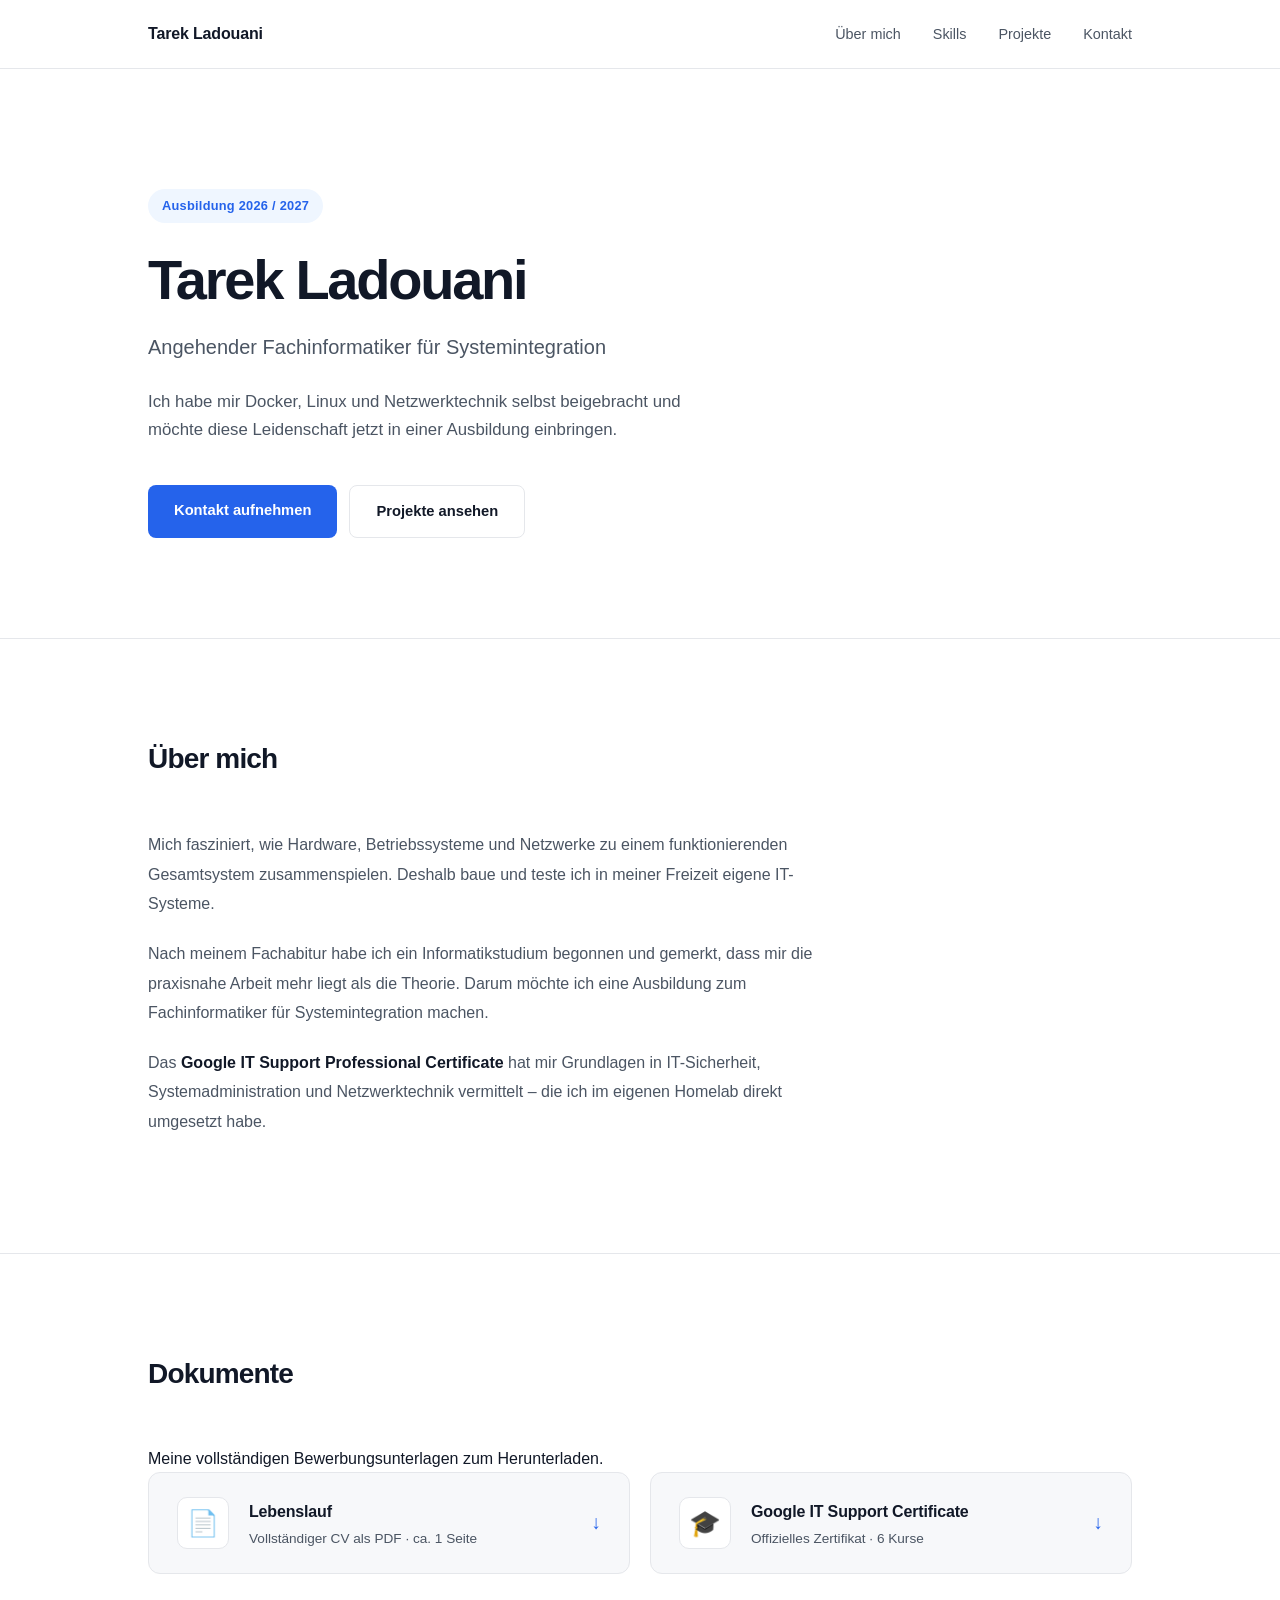
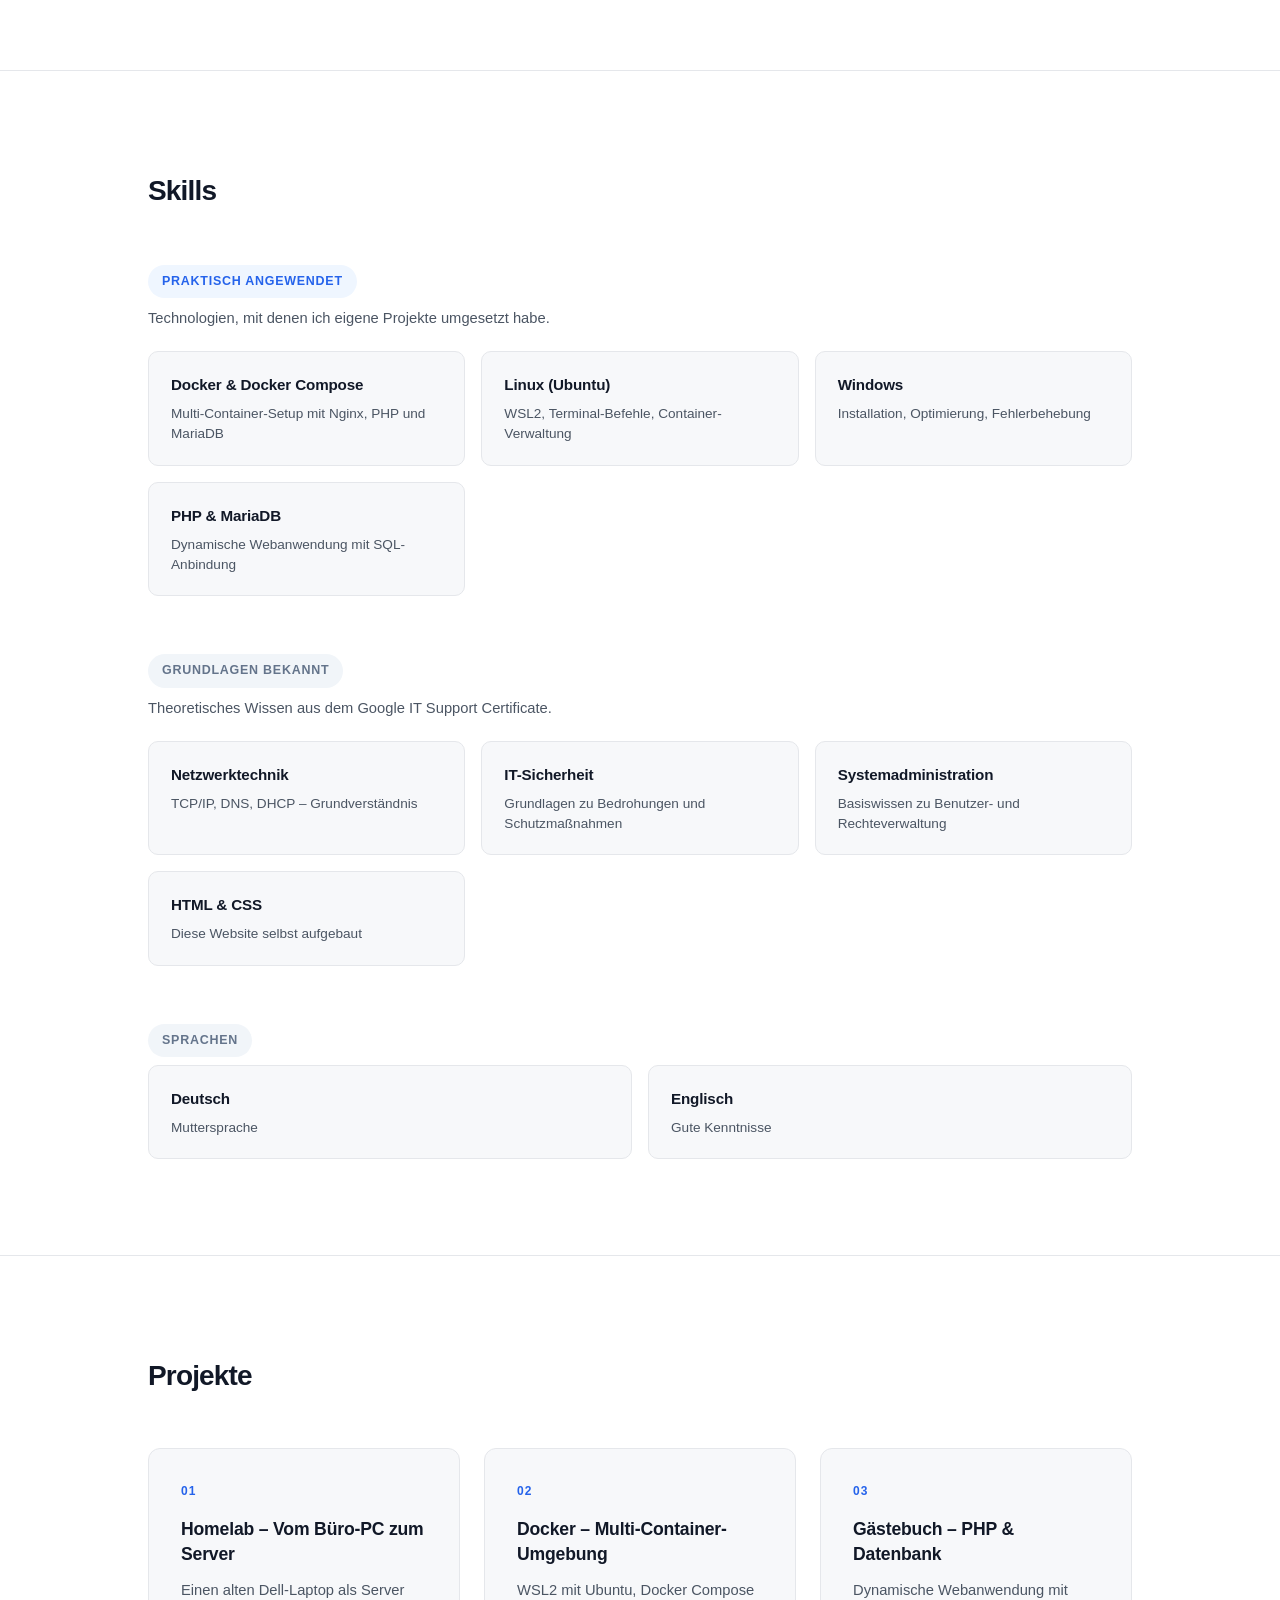
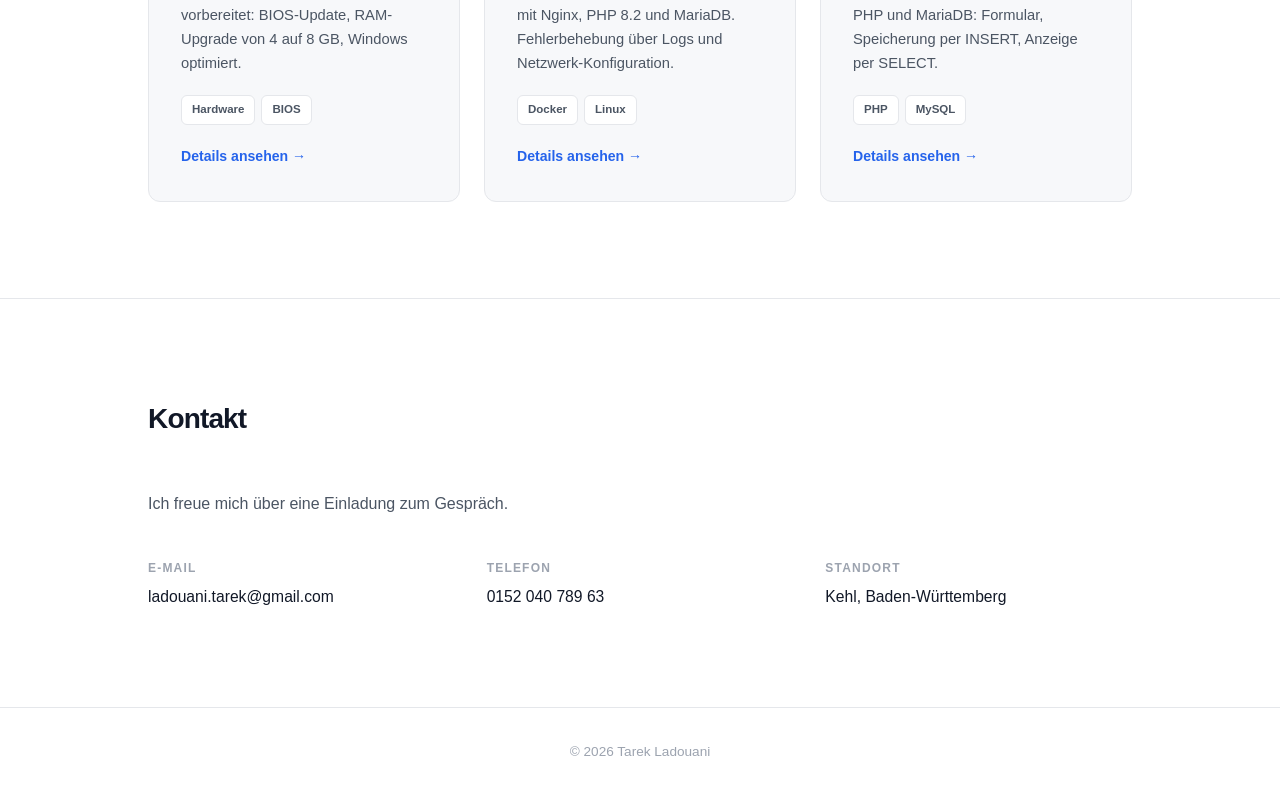
<file: index.html>
<!DOCTYPE html>
<html lang="de">
<head>
    <meta charset="UTF-8" />
    <meta name="viewport" content="width=device-width, initial-scale=1.0" />
    <title>Tarek Ladouani – Bewerbungsportal</title>
    <link rel="stylesheet" href="style.css" />
</head>
<body>

    <!-- Navigation -->
    <nav>
        <div class="container">
            <a href="#" class="logo">Tarek Ladouani</a>
            <ul class="nav-links">
                <li><a href="#about">Über mich</a></li>
                <li><a href="#skills">Skills</a></li>
                <li><a href="#projects">Projekte</a></li>
                <li><a href="#contact">Kontakt</a></li>
            </ul>
        </div>
    </nav>

    <!-- Hero -->
    <header id="hero">
        <div class="container">
            <p class="eyebrow">Ausbildung 2026 / 2027</p>
            <h1>Tarek Ladouani</h1>
            <p class="role">Angehender Fachinformatiker für Systemintegration</p>
            <p class="intro">
                Ich habe mir Docker, Linux und Netzwerktechnik selbst beigebracht
                und möchte diese Leidenschaft jetzt in einer Ausbildung einbringen.
            </p>
            <div class="hero-actions">
                <a href="#contact" class="btn btn-primary">Kontakt aufnehmen</a>
                <a href="#projects" class="btn btn-secondary">Projekte ansehen</a>
            </div>
        </div>
    </header>

        <!-- Über mich -->
    <section id="about">
        <div class="container">
            <h2>Über mich</h2>
            <div class="about-content">
                <p>
                    Mich fasziniert, wie Hardware, Betriebssysteme und Netzwerke zu einem 
                    funktionierenden Gesamtsystem zusammenspielen. Deshalb baue und teste ich 
                    in meiner Freizeit eigene IT-Systeme.
                </p>
                <p>
                    Nach meinem Fachabitur habe ich ein Informatikstudium begonnen und gemerkt, 
                    dass mir die praxisnahe Arbeit mehr liegt als die Theorie. Darum möchte ich 
                    eine Ausbildung zum Fachinformatiker für Systemintegration machen.
                </p>
                <p>
                    Das <strong>Google IT Support Professional Certificate</strong> hat mir 
                    Grundlagen in IT-Sicherheit, Systemadministration und Netzwerktechnik 
                    vermittelt – die ich im eigenen Homelab direkt umgesetzt habe.
                </p>
            </div>
        </div>
    </section>
    <!-- Downloads -->
    <section id="downloads">
        <div class="container">
            <h2>Dokumente</h2>
            <p class="section-subtitle">
                Meine vollständigen Bewerbungsunterlagen zum Herunterladen.
            </p>

            <div class="downloads-grid">

                <a href="Ladouani_Tarek__Lebenslauf.pdf" download class="download-card">
                    <div class="download-icon">📄</div>
                    <div class="download-content">
                        <h3>Lebenslauf</h3>
                        <p>Vollständiger CV als PDF · ca. 1 Seite</p>
                    </div>
                    <div class="download-action">↓</div>
                </a>

                <a href="Google Support Zertifikat.pdf" download class="download-card">
                    <div class="download-icon">🎓</div>
                    <div class="download-content">
                        <h3>Google IT Support Certificate</h3>
                        <p>Offizielles Zertifikat · 6 Kurse</p>
                    </div>
                    <div class="download-action">↓</div>
                </a>

            </div>
        </div>
    </section>
    <!-- Skills -->
    <section id="skills">
        <div class="container">
            <h2>Skills</h2>

            <div class="skill-tier">
                <h3 class="tier-title">
                    <span class="tier-badge tier-primary">Praktisch angewendet</span>
                </h3>
                <p class="tier-desc">Technologien, mit denen ich eigene Projekte umgesetzt habe.</p>
                <div class="skills-grid">
                    <div class="skill-card">
                        <h4>Docker &amp; Docker Compose</h4>
                        <p>Multi-Container-Setup mit Nginx, PHP und MariaDB</p>
                    </div>
                    <div class="skill-card">
                        <h4>Linux (Ubuntu)</h4>
                        <p>WSL2, Terminal-Befehle, Container-Verwaltung</p>
                    </div>
                    <div class="skill-card">
                        <h4>Windows</h4>
                        <p>Installation, Optimierung, Fehlerbehebung</p>
                    </div>
                    <div class="skill-card">
                        <h4>PHP &amp; MariaDB</h4>
                        <p>Dynamische Webanwendung mit SQL-Anbindung</p>
                    </div>
                </div>
            </div>

            <div class="skill-tier">
                <h3 class="tier-title">
                    <span class="tier-badge tier-secondary">Grundlagen bekannt</span>
                </h3>
                <p class="tier-desc">Theoretisches Wissen aus dem Google IT Support Certificate.</p>
                <div class="skills-grid">
                    <div class="skill-card">
                        <h4>Netzwerktechnik</h4>
                        <p>TCP/IP, DNS, DHCP – Grundverständnis</p>
                    </div>
                    <div class="skill-card">
                        <h4>IT-Sicherheit</h4>
                        <p>Grundlagen zu Bedrohungen und Schutzmaßnahmen</p>
                    </div>
                    <div class="skill-card">
                        <h4>Systemadministration</h4>
                        <p>Basiswissen zu Benutzer- und Rechteverwaltung</p>
                    </div>
                    <div class="skill-card">
                        <h4>HTML &amp; CSS</h4>
                        <p>Diese Website selbst aufgebaut</p>
                    </div>
                </div>
            </div>

            <div class="skill-tier">
                <h3 class="tier-title">
                    <span class="tier-badge tier-neutral">Sprachen</span>
                </h3>
                <div class="skills-grid">
                    <div class="skill-card">
                        <h4>Deutsch</h4>
                        <p>Muttersprache</p>
                    </div>
                    <div class="skill-card">
                        <h4>Englisch</h4>
                        <p>Gute Kenntnisse</p>
                    </div>
                </div>
            </div>

        </div>
    </section>
    <!-- Projekte -->
    <section id="projects">
        <div class="container">
            <h2>Projekte</h2>
            <div class="projects-grid">

                <article class="project-card">
                    <span class="project-number">01</span>
                    <h3>Homelab – Vom Büro-PC zum Server</h3>
                    <p>
                        Einen alten Dell-Laptop als Server vorbereitet:
                        BIOS-Update, RAM-Upgrade von 4 auf 8 GB, Windows optimiert.
                    </p>
                    <div class="project-tags">
                        <span>Hardware</span>
                        <span>BIOS</span>
                    </div>
                    <a href="projects/homelab.html" class="link-arrow">Details ansehen →</a>
                </article>

                <article class="project-card">
                    <span class="project-number">02</span>
                    <h3>Docker – Multi-Container-Umgebung</h3>
                    <p>
                        WSL2 mit Ubuntu, Docker Compose mit Nginx, PHP 8.2 und MariaDB.
                        Fehlerbehebung über Logs und Netzwerk-Konfiguration.
                    </p>
                    <div class="project-tags">
                        <span>Docker</span>
                        <span>Linux</span>
                    </div>
                    <a href="projects/docker.html" class="link-arrow">Details ansehen →</a>
                </article>

                <article class="project-card">
                    <span class="project-number">03</span>
                    <h3>Gästebuch – PHP &amp; Datenbank</h3>
                    <p>
                        Dynamische Webanwendung mit PHP und MariaDB:
                        Formular, Speicherung per INSERT, Anzeige per SELECT.
                    </p>
                    <div class="project-tags">
                        <span>PHP</span>
                        <span>MySQL</span>
                    </div>
                    <a href="projects/guestbook.html" class="link-arrow">Details ansehen →</a>
                </article>

            </div>
        </div>
    </section>

    <!-- Kontakt -->
    <section id="contact">
        <div class="container">
            <h2>Kontakt</h2>
            <p class="contact-intro">
                Ich freue mich über eine Einladung zum Gespräch.
            </p>
            <div class="contact-grid">
                <div class="contact-item">
                    <span class="contact-label">E-Mail</span>
                    <a href="mailto:ladouani.tarek@gmail.com">ladouani.tarek@gmail.com</a>
                </div>
                <div class="contact-item">
                    <span class="contact-label">Telefon</span>
                    <a href="tel:+4915204078963">0152 040 789 63</a>
                </div>
                <div class="contact-item">
                    <span class="contact-label">Standort</span>
                    <p>Kehl, Baden-Württemberg</p>
                </div>
            </div>
        </div>
    </section>

    <!-- Footer -->
    <footer>
        <div class="container">
            <p>© <span id="year"></span> Tarek Ladouani</p>
        </div>
    </footer>

    <script src="script.js"></script>
    <!-- GoatCounter Tracking -->
    <script data-goatcounter="https://tarekladouani.goatcounter.com/count"
        async src="//gc.zgo.at/count.js"></script>
</body>
</html>
</file>
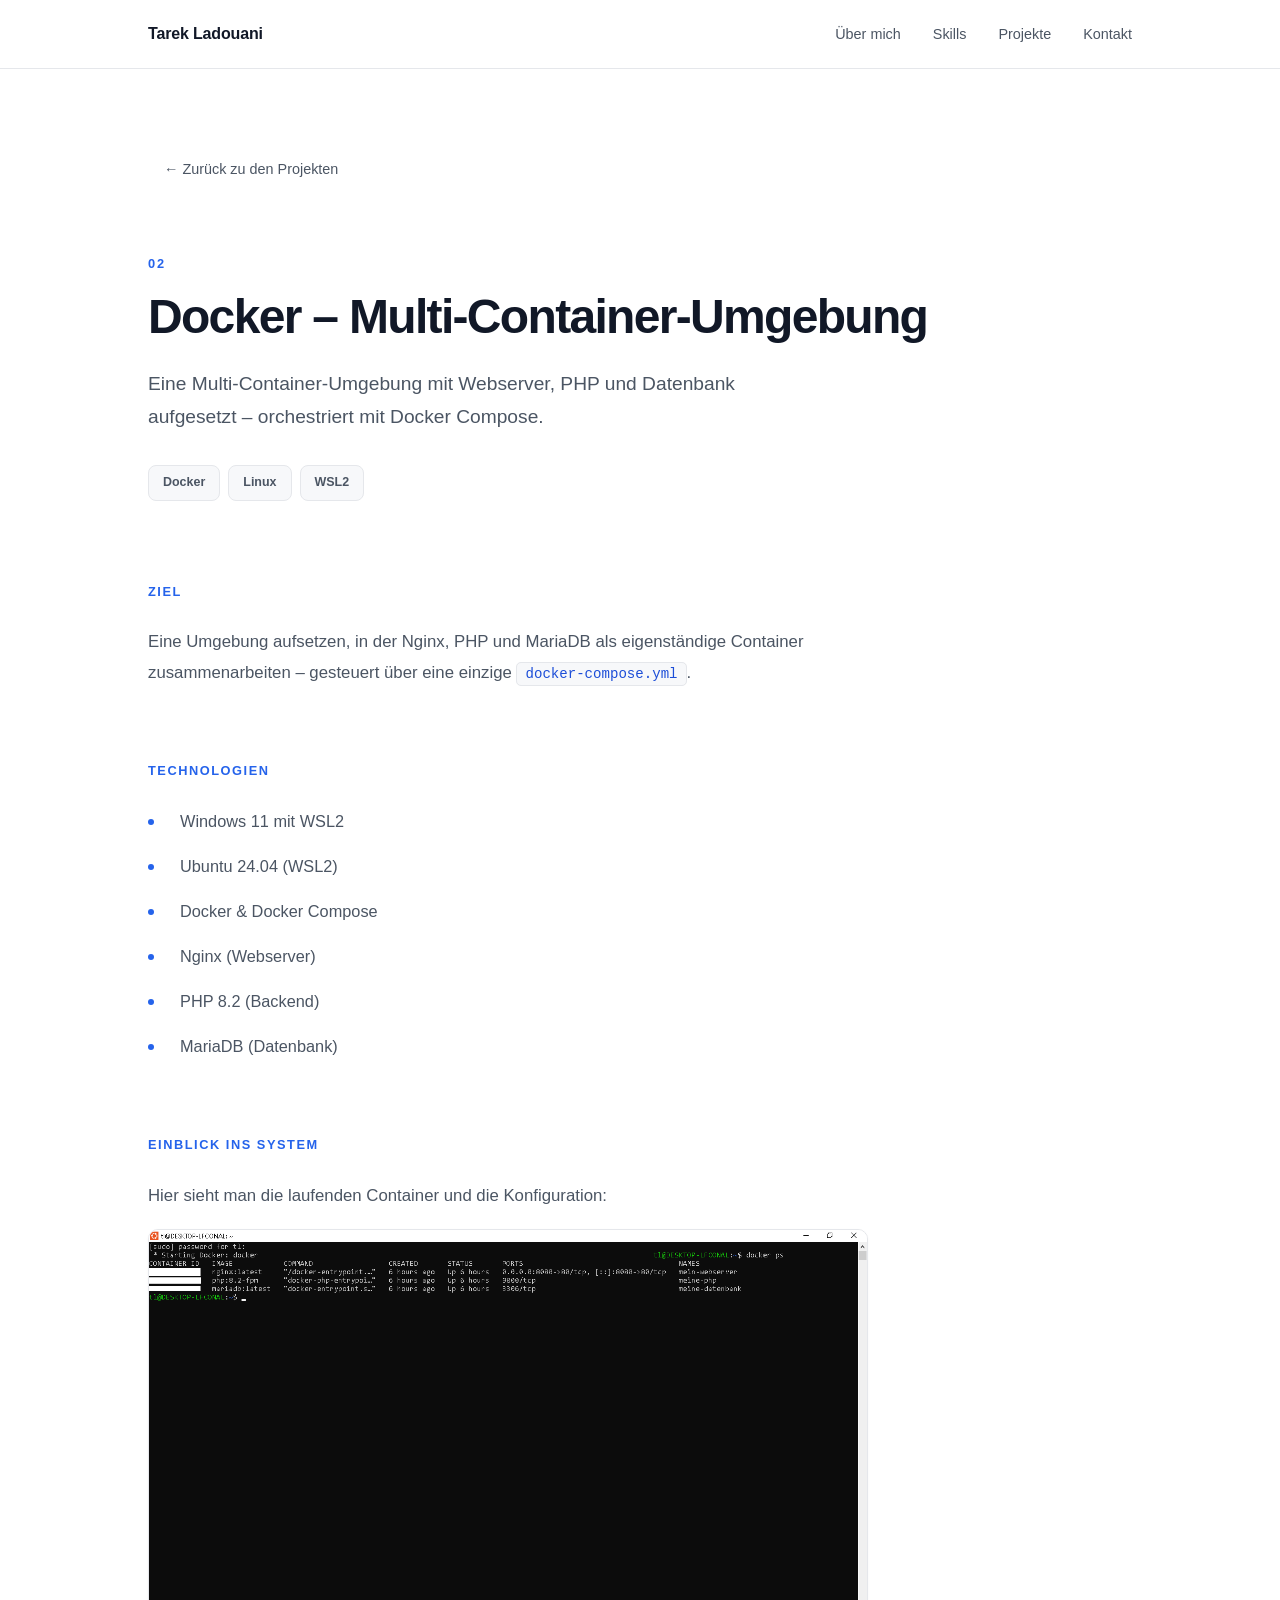
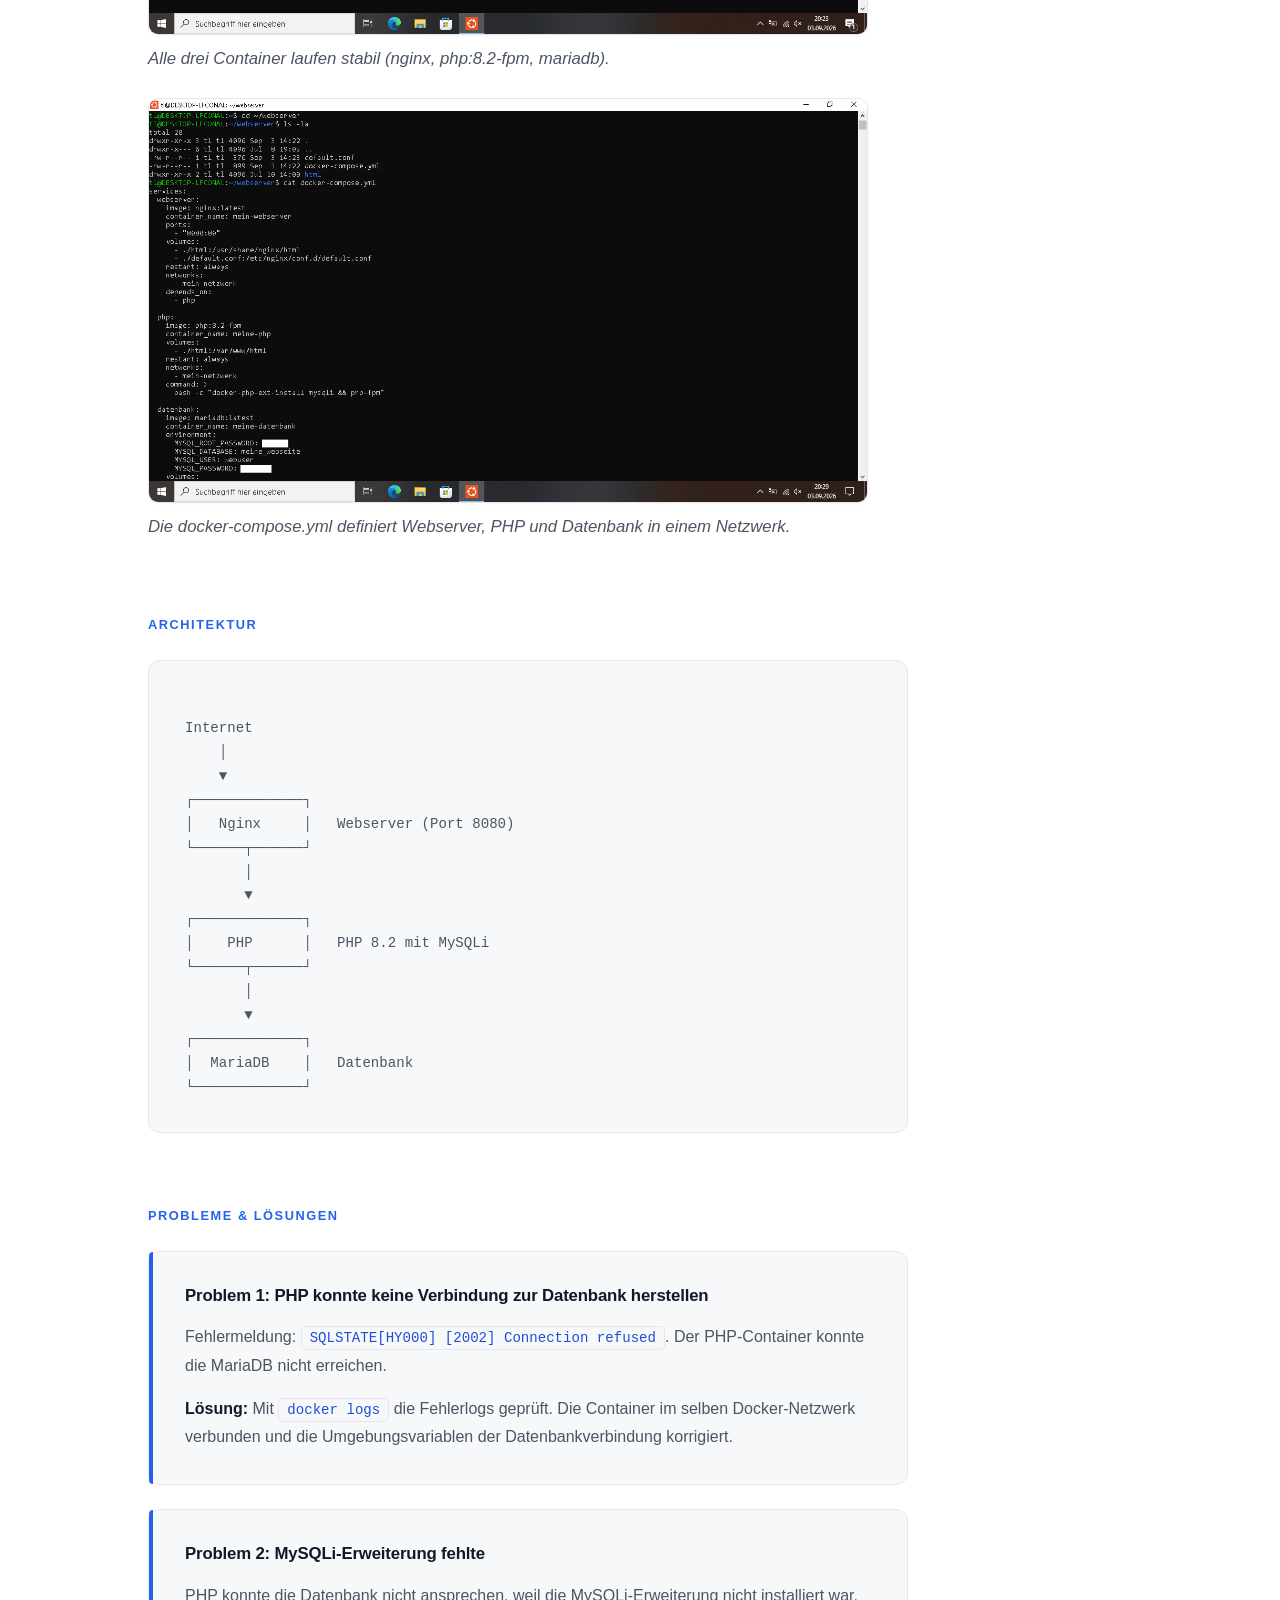
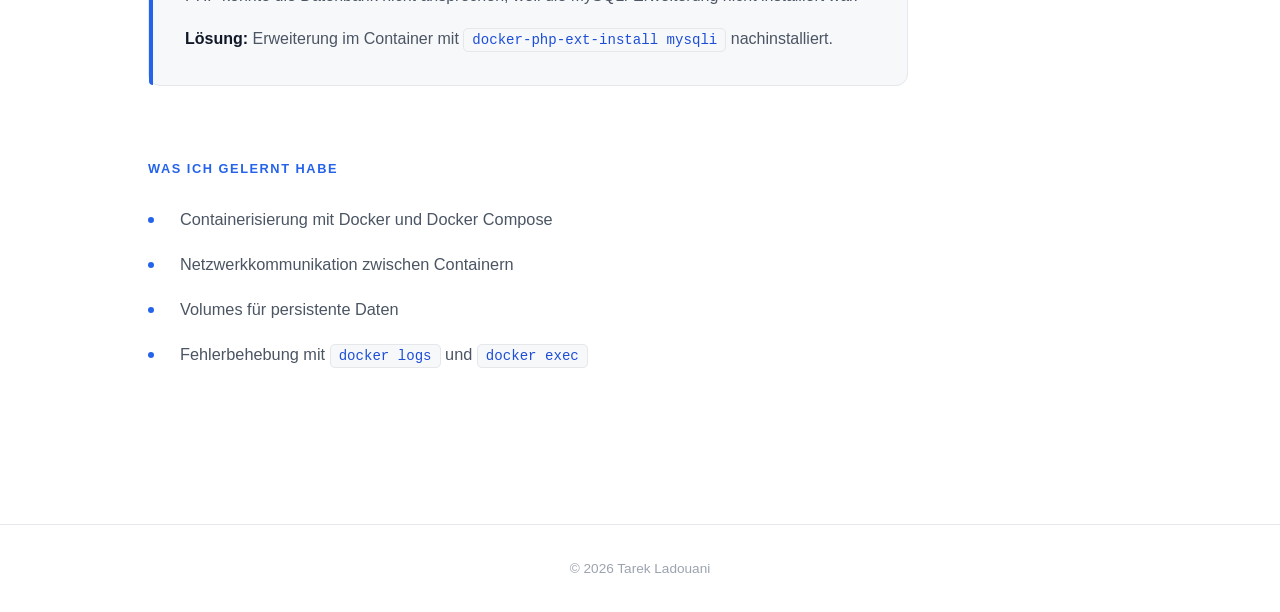
<file: projects/docker.html>
<!DOCTYPE html>
<html lang="de">
<head>
    <meta charset="UTF-8" />
    <meta name="viewport" content="width=device-width, initial-scale=1.0" />
    <title>Docker – Tarek Ladouani</title>
    <link rel="stylesheet" href="../style.css" />
</head>
<body>

    <!-- Navigation -->
    <nav>
        <div class="container">
            <a href="../index.html" class="logo">Tarek Ladouani</a>
            <ul class="nav-links">
                <li><a href="../index.html#about">Über mich</a></li>
                <li><a href="../index.html#skills">Skills</a></li>
                <li><a href="../index.html#projects">Projekte</a></li>
                <li><a href="../index.html#contact">Kontakt</a></li>
            </ul>
        </div>
    </nav>

    <!-- Projekt -->
    <article class="project-detail">
        <div class="container">

            <a href="../index.html#projects" class="back-link">← Zurück zu den Projekten</a>

            <span class="project-number">02</span>
            <h1>Docker – Multi-Container-Umgebung</h1>
            <p class="project-lead">
                Eine Multi-Container-Umgebung mit Webserver, PHP und Datenbank
                aufgesetzt – orchestriert mit Docker Compose.
            </p>

            <div class="project-tags">
                <span>Docker</span>
                <span>Linux</span>
                <span>WSL2</span>
            </div>

            <div class="detail-section">
                <h2>Ziel</h2>
                <p>
                    Eine Umgebung aufsetzen, in der Nginx, PHP und MariaDB als
                    eigenständige Container zusammenarbeiten – gesteuert über
                    eine einzige <code>docker-compose.yml</code>.
                </p>
            </div>

            <div class="detail-section">
                <h2>Technologien</h2>
                <ul>
                    <li>Windows 11 mit WSL2</li>
                    <li>Ubuntu 24.04 (WSL2)</li>
                    <li>Docker &amp; Docker Compose</li>
                    <li>Nginx (Webserver)</li>
                    <li>PHP 8.2 (Backend)</li>
                    <li>MariaDB (Datenbank)</li>
                </ul>
            </div>

            <div class="detail-section">
    <h2>Einblick ins System</h2>
    <p>
        Hier sieht man die laufenden Container und die Konfiguration:
    </p>
    <img src="../assets/docker-ps.png" 
         alt="Laufende Docker-Container: nginx, php, mariadb" 
         class="project-image" />
    <p class="image-caption">
        Alle drei Container laufen stabil (nginx, php:8.2-fpm, mariadb).
    </p>
    <img src="../assets/docker-compose.png" 
         alt="Auszug aus der docker-compose.yml" 
         class="project-image" />
    <p class="image-caption">
        Die docker-compose.yml definiert Webserver, PHP und Datenbank in einem Netzwerk.
    </p>
</div>
            <div class="detail-section">
                <h2>Architektur</h2>
                <pre class="architecture">
                    
Internet
    │
    ▼
┌─────────────┐
│   Nginx     │   Webserver (Port 8080)
└──────┬──────┘
       │
       ▼
┌─────────────┐
│    PHP      │   PHP 8.2 mit MySQLi
└──────┬──────┘
       │
       ▼
┌─────────────┐
│  MariaDB    │   Datenbank
└─────────────┘</pre>
            </div>

            <div class="detail-section">
                <h2>Probleme & Lösungen</h2>

                <div class="problem-block">
                    <h3>Problem 1: PHP konnte keine Verbindung zur Datenbank herstellen</h3>
                    <p>
                        Fehlermeldung: <code>SQLSTATE[HY000] [2002] Connection refused</code>.
                        Der PHP-Container konnte die MariaDB nicht erreichen.
                    </p>
                    <p>
                        <strong>Lösung:</strong> Mit <code>docker logs</code> die Fehlerlogs
                        geprüft. Die Container im selben Docker-Netzwerk verbunden und die
                        Umgebungsvariablen der Datenbankverbindung korrigiert.
                    </p>
                </div>

                <div class="problem-block">
                    <h3>Problem 2: MySQLi-Erweiterung fehlte</h3>
                    <p>
                        PHP konnte die Datenbank nicht ansprechen, weil die MySQLi-Erweiterung
                        nicht installiert war.
                    </p>
                    <p>
                        <strong>Lösung:</strong> Erweiterung im Container mit
                        <code>docker-php-ext-install mysqli</code> nachinstalliert.
                    </p>
                </div>
            </div>

            <div class="detail-section">
                <h2>Was ich gelernt habe</h2>
                <ul>
                    <li>Containerisierung mit Docker und Docker Compose</li>
                    <li>Netzwerkkommunikation zwischen Containern</li>
                    <li>Volumes für persistente Daten</li>
                    <li>Fehlerbehebung mit <code>docker logs</code> und <code>docker exec</code></li>
                </ul>
            </div>

        </div>
    </article>

    <footer>
        <div class="container">
           <p>© <span id="year"></span> Tarek Ladouani</p>
        </div>
    </footer>

    <script src="../script.js"></script>
    <!-- GoatCounter Tracking -->
    <script data-goatcounter="https://tarekladouani.goatcounter.com/count"
        async src="//gc.zgo.at/count.js"></script>
</body>
</html>
</file>
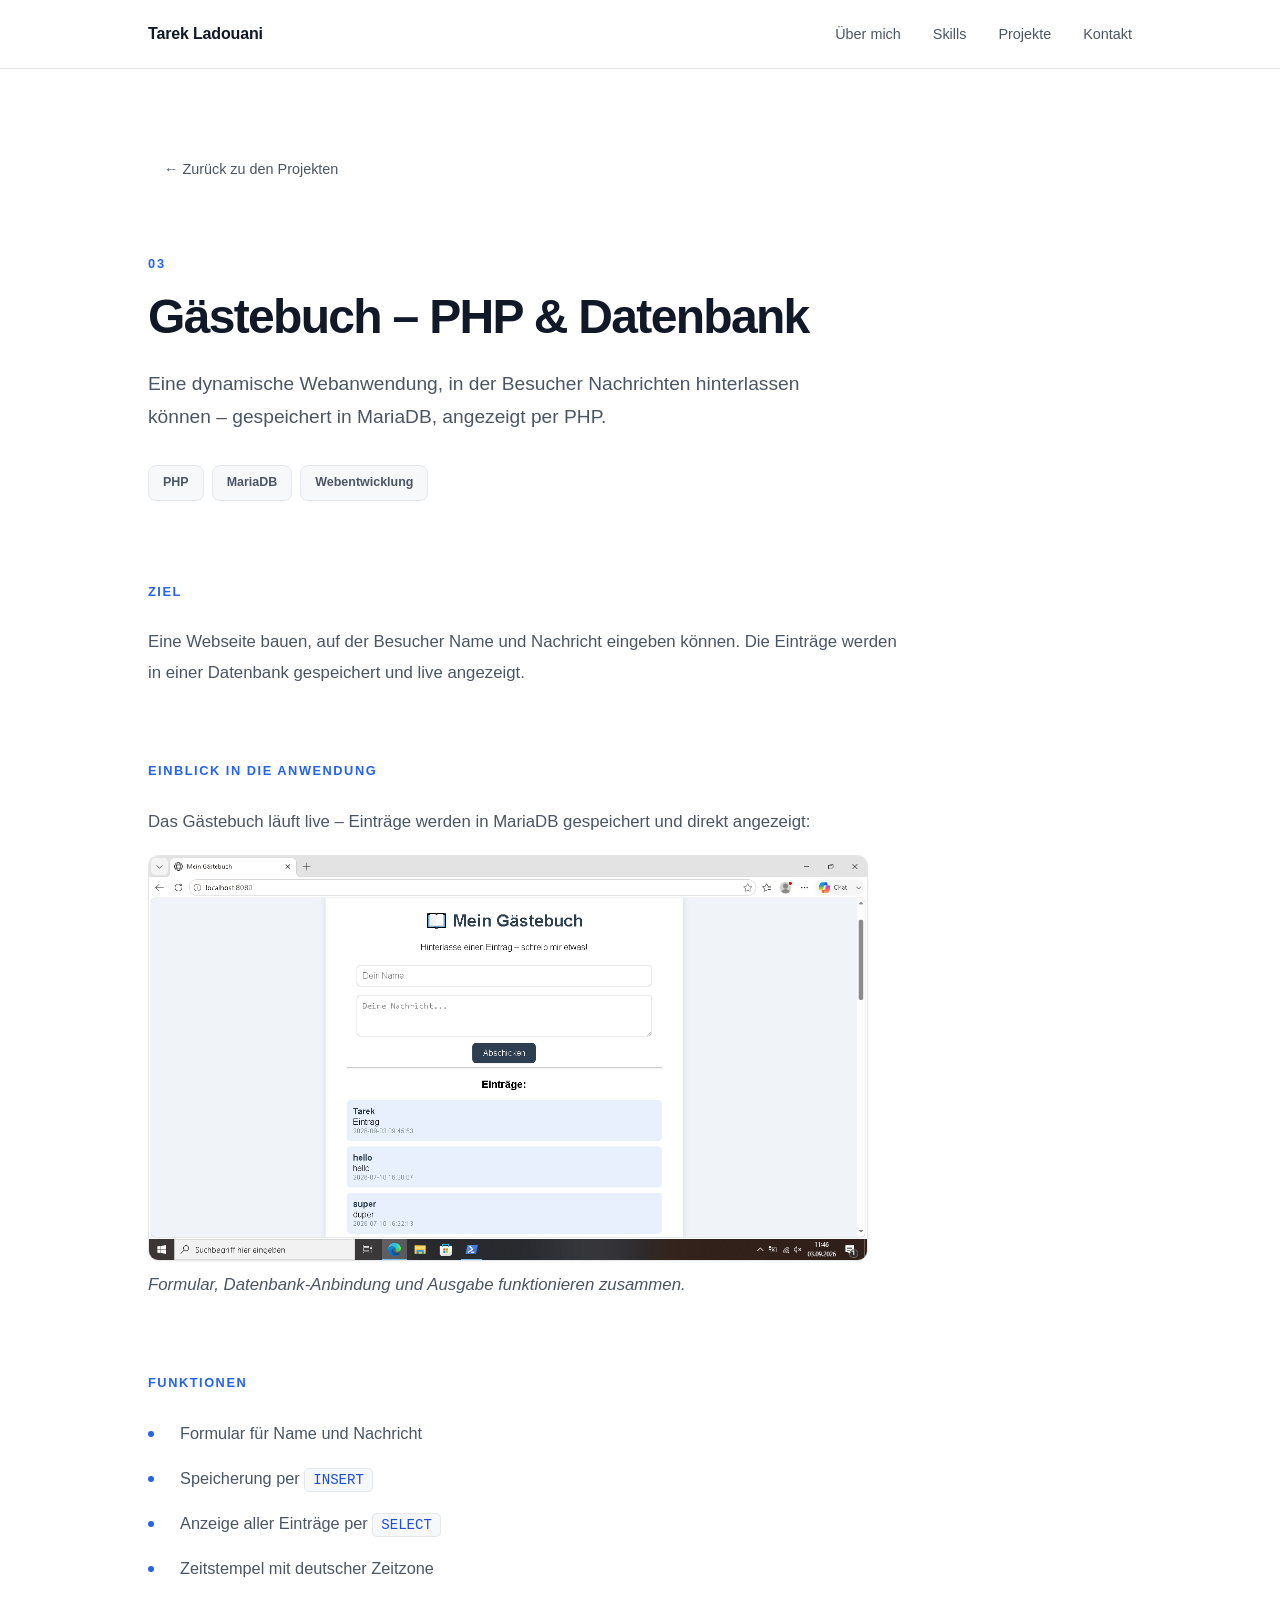
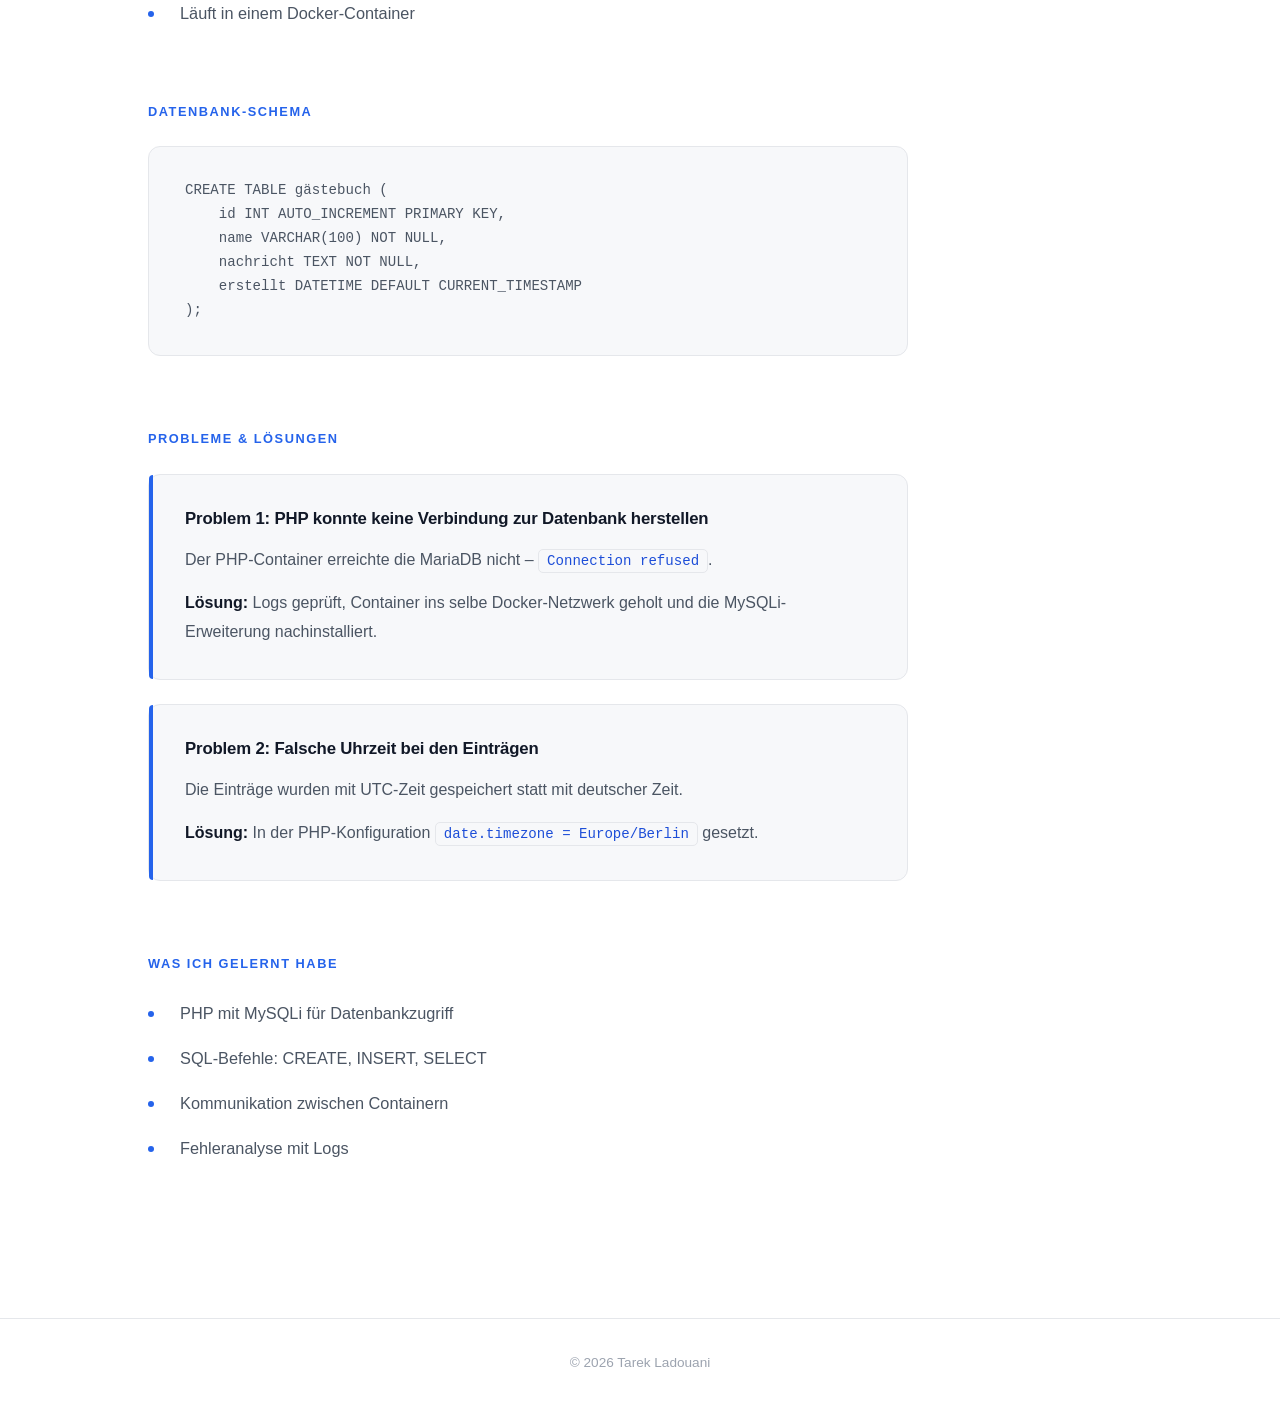
<file: projects/guestbook.html>
<!DOCTYPE html>
<html lang="de">
<head>
    <meta charset="UTF-8" />
    <meta name="viewport" content="width=device-width, initial-scale=1.0" />
    <title>Gästebuch – Tarek Ladouani</title>
    <link rel="stylesheet" href="../style.css" />
</head>
<body>

    <!-- Navigation -->
    <nav>
        <div class="container">
            <a href="../index.html" class="logo">Tarek Ladouani</a>
            <ul class="nav-links">
                <li><a href="../index.html#about">Über mich</a></li>
                <li><a href="../index.html#skills">Skills</a></li>
                <li><a href="../index.html#projects">Projekte</a></li>
                <li><a href="../index.html#contact">Kontakt</a></li>
            </ul>
        </div>
    </nav>

    <!-- Projekt -->
    <article class="project-detail">
        <div class="container">

            <a href="../index.html#projects" class="back-link">← Zurück zu den Projekten</a>

            <span class="project-number">03</span>
            <h1>Gästebuch – PHP &amp; Datenbank</h1>
            <p class="project-lead">
                Eine dynamische Webanwendung, in der Besucher Nachrichten hinterlassen
                können – gespeichert in MariaDB, angezeigt per PHP.
            </p>

            <div class="project-tags">
                <span>PHP</span>
                <span>MariaDB</span>
                <span>Webentwicklung</span>
            </div>

            <div class="detail-section">
                <h2>Ziel</h2>
                <p>
                    Eine Webseite bauen, auf der Besucher Name und Nachricht eingeben können.
                    Die Einträge werden in einer Datenbank gespeichert und live angezeigt.
                </p>
            </div>
<div class="detail-section">
    <h2>Einblick in die Anwendung</h2>
    <p>
        Das Gästebuch läuft live – Einträge werden in MariaDB gespeichert 
        und direkt angezeigt:
    </p>
    <img src="../assets/gaestebuch.png" 
         alt="Das Gästebuch mit mehreren Einträgen" 
         class="project-image" />
    <p class="image-caption">
        Formular, Datenbank-Anbindung und Ausgabe funktionieren zusammen.
    </p>
</div>
            <div class="detail-section">
                <h2>Funktionen</h2>
                <ul>
                    <li>Formular für Name und Nachricht</li>
                    <li>Speicherung per <code>INSERT</code></li>
                    <li>Anzeige aller Einträge per <code>SELECT</code></li>
                    <li>Zeitstempel mit deutscher Zeitzone</li>
                    <li>Läuft in einem Docker-Container</li>
                </ul>
            </div>

            <div class="detail-section">
                <h2>Datenbank-Schema</h2>
                <pre class="architecture">
CREATE TABLE gästebuch (
    id INT AUTO_INCREMENT PRIMARY KEY,
    name VARCHAR(100) NOT NULL,
    nachricht TEXT NOT NULL,
    erstellt DATETIME DEFAULT CURRENT_TIMESTAMP
);</pre>
            </div>

            <div class="detail-section">
                <h2>Probleme & Lösungen</h2>

                <div class="problem-block">
                    <h3>Problem 1: PHP konnte keine Verbindung zur Datenbank herstellen</h3>
                    <p>
                        Der PHP-Container erreichte die MariaDB nicht –
                        <code>Connection refused</code>.
                    </p>
                    <p>
                        <strong>Lösung:</strong> Logs geprüft, Container ins selbe
                        Docker-Netzwerk geholt und die MySQLi-Erweiterung nachinstalliert.
                    </p>
                </div>

                <div class="problem-block">
                    <h3>Problem 2: Falsche Uhrzeit bei den Einträgen</h3>
                    <p>
                        Die Einträge wurden mit UTC-Zeit gespeichert statt mit deutscher Zeit.
                    </p>
                    <p>
                        <strong>Lösung:</strong> In der PHP-Konfiguration
                        <code>date.timezone = Europe/Berlin</code> gesetzt.
                    </p>
                </div>
            </div>

            <div class="detail-section">
                <h2>Was ich gelernt habe</h2>
                <ul>
                    <li>PHP mit MySQLi für Datenbankzugriff</li>
                    <li>SQL-Befehle: CREATE, INSERT, SELECT</li>
                    <li>Kommunikation zwischen Containern</li>
                    <li>Fehleranalyse mit Logs</li>
                </ul>
            </div>

        </div>
    </article>

    <footer>
        <div class="container">
            <p>© <span id="year"></span> Tarek Ladouani</p>
        </div>
    </footer>

    <script src="../script.js"></script>
    <!-- GoatCounter Tracking -->
    <script data-goatcounter="https://tarekladouani.goatcounter.com/count"
        async src="//gc.zgo.at/count.js"></script>
</body>
</html>
</file>
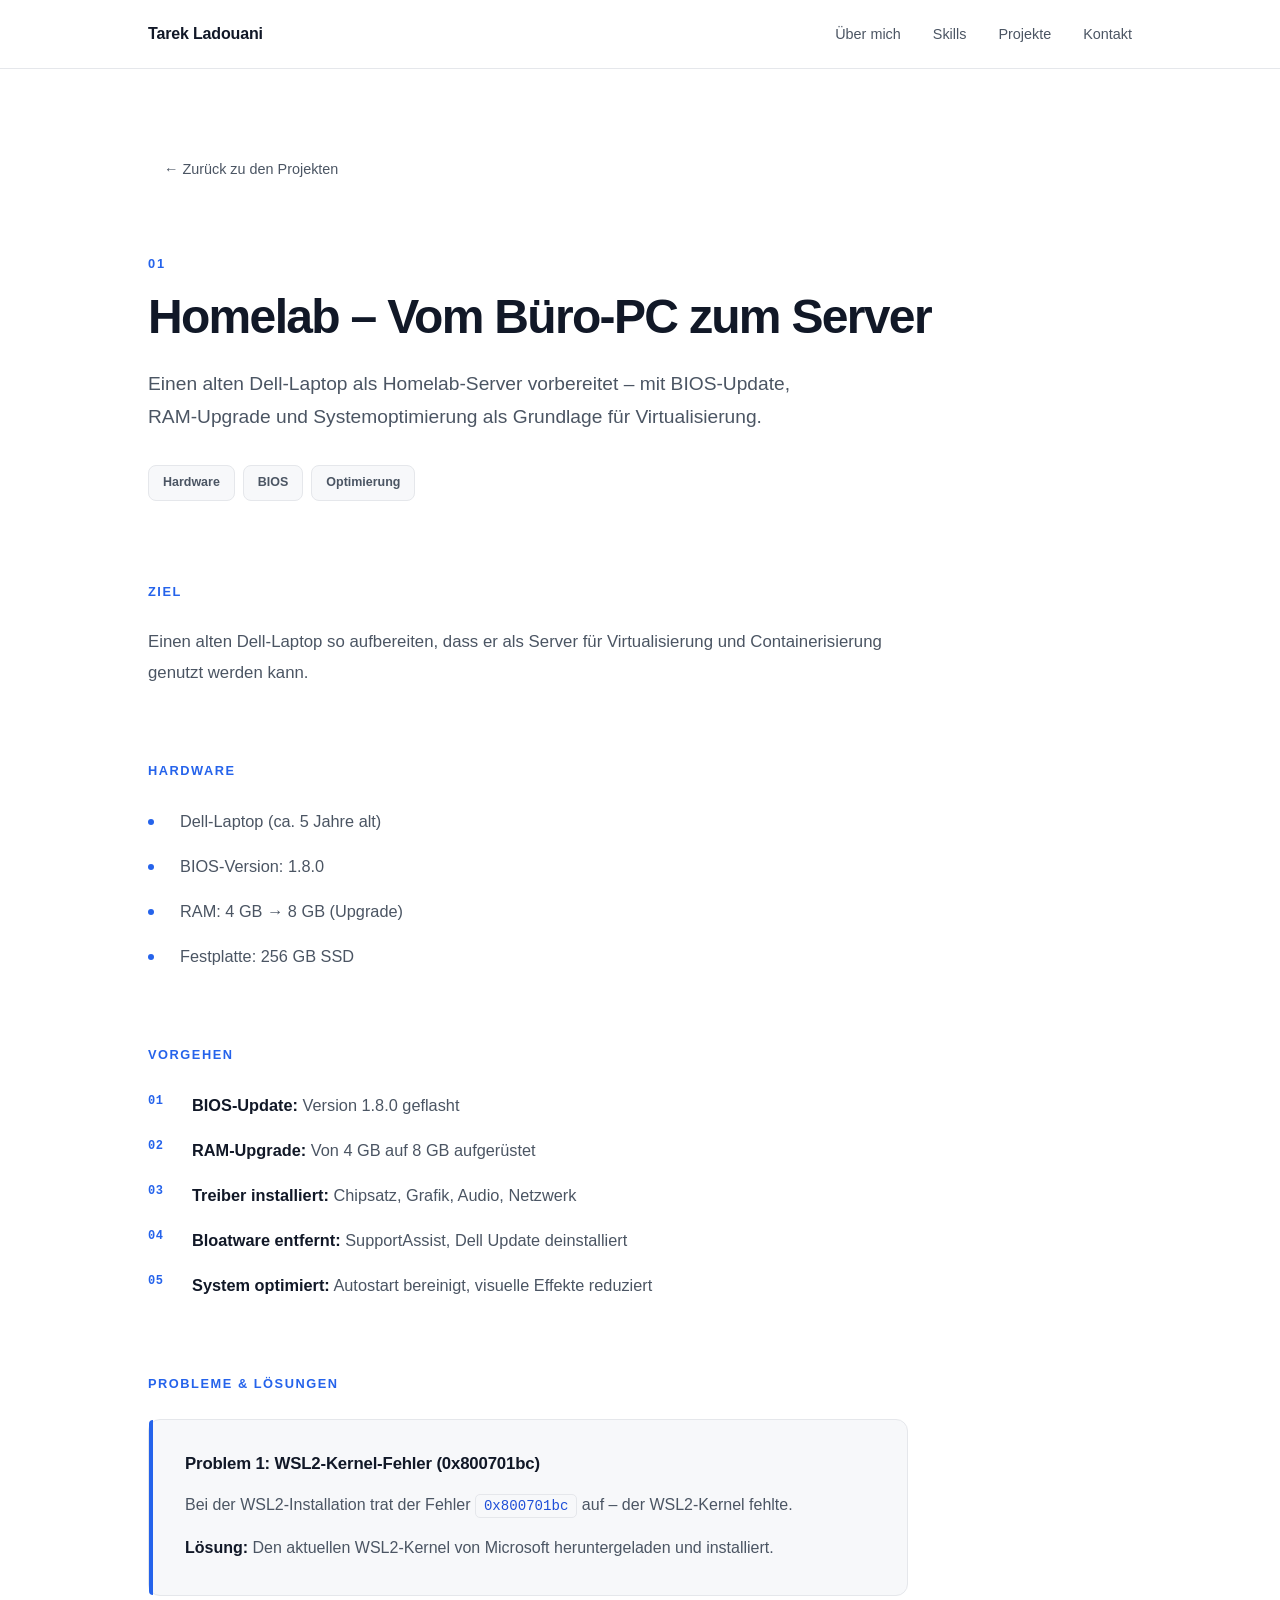
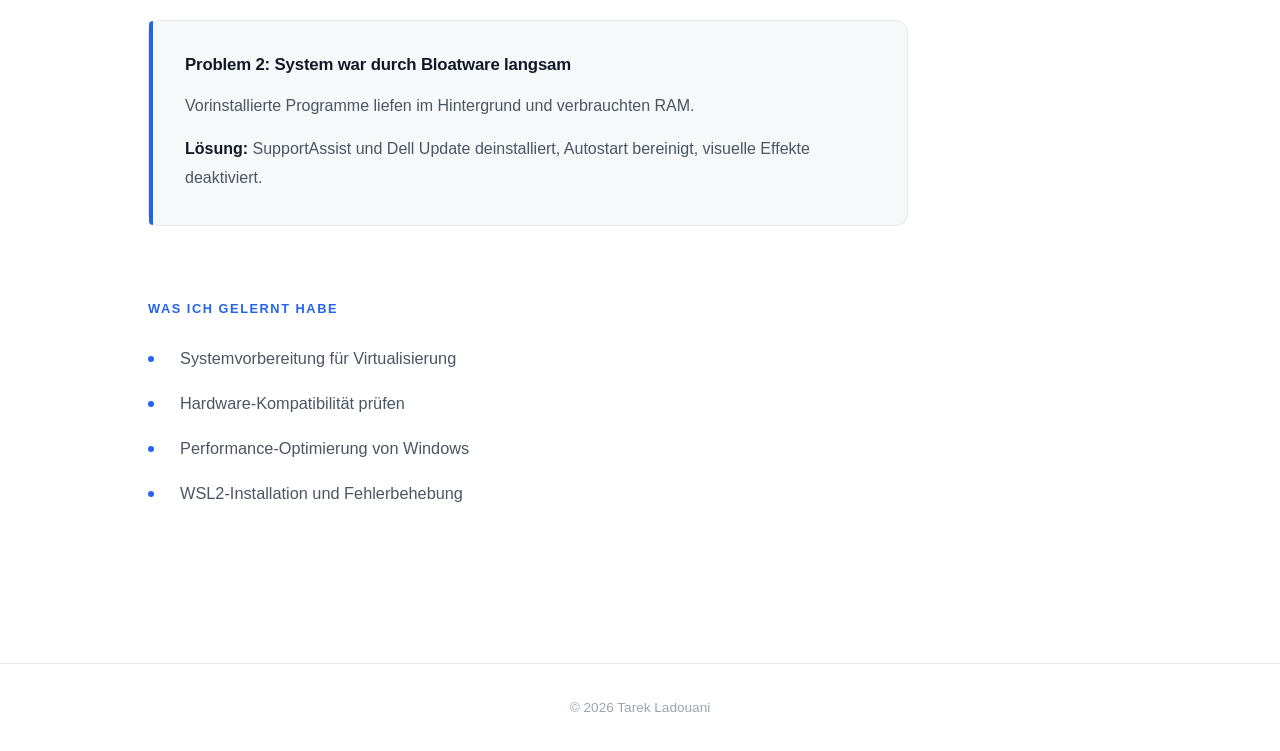
<file: projects/homelab.html>
<!DOCTYPE html>
<html lang="de">
<head>
    <meta charset="UTF-8" />
    <meta name="viewport" content="width=device-width, initial-scale=1.0" />
    <title>Homelab – Tarek Ladouani</title>
    <link rel="stylesheet" href="../style.css" />
</head>
<body>

    <!-- Navigation -->
    <nav>
        <div class="container">
            <a href="../index.html" class="logo">Tarek Ladouani</a>
            <ul class="nav-links">
                <li><a href="../index.html#about">Über mich</a></li>
                <li><a href="../index.html#skills">Skills</a></li>
                <li><a href="../index.html#projects">Projekte</a></li>
                <li><a href="../index.html#contact">Kontakt</a></li>
            </ul>
        </div>
    </nav>

    <!-- Projekt -->
    <article class="project-detail">
        <div class="container">

            <a href="../index.html#projects" class="back-link">← Zurück zu den Projekten</a>

            <span class="project-number">01</span>
            <h1>Homelab – Vom Büro-PC zum Server</h1>
            <p class="project-lead">
                Einen alten Dell-Laptop als Homelab-Server vorbereitet – mit BIOS-Update,
                RAM-Upgrade und Systemoptimierung als Grundlage für Virtualisierung.
            </p>

            <div class="project-tags">
                <span>Hardware</span>
                <span>BIOS</span>
                <span>Optimierung</span>
            </div>

            <div class="detail-section">
                <h2>Ziel</h2>
                <p>
                    Einen alten Dell-Laptop so aufbereiten, dass er als Server für
                    Virtualisierung und Containerisierung genutzt werden kann.
                </p>
            </div>

            <div class="detail-section">
                <h2>Hardware</h2>
                <ul>
                    <li>Dell-Laptop (ca. 5 Jahre alt)</li>
                    <li>BIOS-Version: 1.8.0</li>
                    <li>RAM: 4 GB → 8 GB (Upgrade)</li>
                    <li>Festplatte: 256 GB SSD</li>
                </ul>
            </div>

            <div class="detail-section">
                <h2>Vorgehen</h2>
                <ol>
                    <li><strong>BIOS-Update:</strong> Version 1.8.0 geflasht</li>
                    <li><strong>RAM-Upgrade:</strong> Von 4 GB auf 8 GB aufgerüstet</li>
                    <li><strong>Treiber installiert:</strong> Chipsatz, Grafik, Audio, Netzwerk</li>
                    <li><strong>Bloatware entfernt:</strong> SupportAssist, Dell Update deinstalliert</li>
                    <li><strong>System optimiert:</strong> Autostart bereinigt, visuelle Effekte reduziert</li>
                </ol>
            </div>

            <div class="detail-section">
                <h2>Probleme & Lösungen</h2>

                <div class="problem-block">
                    <h3>Problem 1: WSL2-Kernel-Fehler (0x800701bc)</h3>
                    <p>
                        Bei der WSL2-Installation trat der Fehler <code>0x800701bc</code> auf –
                        der WSL2-Kernel fehlte.
                    </p>
                    <p>
                        <strong>Lösung:</strong> Den aktuellen WSL2-Kernel von Microsoft
                        heruntergeladen und installiert.
                    </p>
                </div>

                <div class="problem-block">
                    <h3>Problem 2: System war durch Bloatware langsam</h3>
                    <p>
                        Vorinstallierte Programme liefen im Hintergrund und verbrauchten RAM.
                    </p>
                    <p>
                        <strong>Lösung:</strong> SupportAssist und Dell Update deinstalliert,
                        Autostart bereinigt, visuelle Effekte deaktiviert.
                    </p>
                </div>
            </div>

            <div class="detail-section">
                <h2>Was ich gelernt habe</h2>
                <ul>
                    <li>Systemvorbereitung für Virtualisierung</li>
                    <li>Hardware-Kompatibilität prüfen</li>
                    <li>Performance-Optimierung von Windows</li>
                    <li>WSL2-Installation und Fehlerbehebung</li>
                </ul>
            </div>

        </div>
    </article>

    <footer>
        <div class="container">
            <p>© <span id="year"></span> Tarek Ladouani</p>
        </div>
    </footer>

    <script src="../script.js"></script>
    <!-- GoatCounter Tracking -->
    <script data-goatcounter="https://tarekladouani.goatcounter.com/count"
        async src="//gc.zgo.at/count.js"></script>
</body>
</html>
</file>
<file: style.css>
/* ---------- Reset ---------- */
* {
    margin: 0;
    padding: 0;
    box-sizing: border-box;
}

/* ---------- Variablen ---------- */
:root {
    --bg: #ffffff;
    --bg-soft: #f7f8fa;
    --text: #111827;
    --text-soft: #4b5563;
    --text-muted: #9ca3af;
    --accent: #2563eb;
    --accent-dark: #1d4ed8;
    --accent-soft: #eff6ff;
    --border: #e5e7eb;
    --radius: 12px;
    --shadow-sm: 0 1px 3px rgba(0,0,0,0.04);
    --shadow-md: 0 4px 12px rgba(0,0,0,0.06);
}

html {
    scroll-behavior: smooth;
}

body {
    font-family: 'Inter', -apple-system, BlinkMacSystemFont, 'Segoe UI', sans-serif;
    background: var(--bg);
    color: var(--text);
    line-height: 1.7;
    -webkit-font-smoothing: antialiased;
    font-size: 16px;
}

.container {
    max-width: 1040px;
    margin: 0 auto;
    padding: 0 28px;
}

/* ---------- Navigation ---------- */
nav {
    position: sticky;
    top: 0;
    background: rgba(255,255,255,0.9);
    backdrop-filter: blur(12px);
    -webkit-backdrop-filter: blur(12px);
    border-bottom: 1px solid var(--border);
    z-index: 100;
}

nav .container {
    display: flex;
    justify-content: space-between;
    align-items: center;
    height: 68px;
}

.logo {
    font-size: 1rem;
    font-weight: 700;
    color: var(--text);
    text-decoration: none;
    letter-spacing: -0.01em;
}

.nav-links {
    list-style: none;
    display: flex;
    gap: 32px;
}

.nav-links a {
    text-decoration: none;
    color: var(--text-soft);
    font-size: 0.9rem;
    font-weight: 500;
    transition: color 0.15s;
}

.nav-links a:hover {
    color: var(--accent);
}

/* ---------- Hero ---------- */
#hero {
    padding: 120px 0 100px;
}

.eyebrow {
    display: inline-block;
    font-size: 0.8rem;
    font-weight: 600;
    color: var(--accent);
    background: var(--accent-soft);
    padding: 6px 14px;
    border-radius: 100px;
    margin-bottom: 28px;
    letter-spacing: 0.02em;
}

#hero h1 {
    font-size: 3.5rem;
    font-weight: 800;
    line-height: 1.05;
    letter-spacing: -0.04em;
    margin-bottom: 20px;
    color: var(--text);
}

.role {
    font-size: 1.25rem;
    color: var(--text-soft);
    font-weight: 500;
    margin-bottom: 24px;
}

.intro {
    font-size: 1.05rem;
    color: var(--text-soft);
    max-width: 560px;
    margin-bottom: 40px;
    line-height: 1.7;
}

.hero-actions {
    display: flex;
    gap: 12px;
    flex-wrap: wrap;
}

/* ---------- Buttons ---------- */
.btn {
    display: inline-block;
    padding: 13px 26px;
    border-radius: 8px;
    text-decoration: none;
    font-size: 0.92rem;
    font-weight: 600;
    transition: all 0.15s;
    cursor: pointer;
    border: none;
}

.btn-primary {
    background: var(--accent);
    color: #fff;
}

.btn-primary:hover {
    background: var(--accent-dark);
    transform: translateY(-1px);
    box-shadow: var(--shadow-md);
}

.btn-secondary {
    background: #fff;
    color: var(--text);
    border: 1px solid var(--border);
}

.btn-secondary:hover {
    border-color: var(--text);
}

/* ---------- Sektionen ---------- */
section {
    padding: 96px 0;
    border-top: 1px solid var(--border);
}

section h2 {
    font-size: 1.75rem;
    font-weight: 700;
    letter-spacing: -0.03em;
    margin-bottom: 48px;
    color: var(--text);
}

/* ---------- Über mich ---------- */
.about-content {
    max-width: 680px;
}

.about-content p {
    font-size: 1rem;
    color: var(--text-soft);
    margin-bottom: 20px;
    line-height: 1.85;
}

.about-content strong {
    color: var(--text);
    font-weight: 600;
}

/* ---------- Skills (Tiers) ---------- */
.skill-tier {
    margin-bottom: 56px;
}

.skill-tier:last-child {
    margin-bottom: 0;
}

.tier-title {
    margin-bottom: 8px;
}

.tier-badge {
    display: inline-block;
    font-size: 0.78rem;
    font-weight: 700;
    letter-spacing: 0.06em;
    text-transform: uppercase;
    padding: 6px 14px;
    border-radius: 100px;
}

.tier-primary {
    background: var(--accent-soft);
    color: var(--accent);
}

.tier-secondary {
    background: #f1f5f9;
    color: #64748b;
}

.tier-neutral {
    background: #f1f5f9;
    color: #64748b;
}

.tier-desc {
    font-size: 0.92rem;
    color: var(--text-soft);
    margin-bottom: 20px;
}

.skills-grid {
    display: grid;
    grid-template-columns: repeat(auto-fit, minmax(240px, 1fr));
    gap: 16px;
}

.skill-card {
    background: var(--bg-soft);
    border: 1px solid var(--border);
    border-radius: 10px;
    padding: 20px 22px;
    transition: all 0.2s;
}

.skill-card:hover {
    background: #fff;
    border-color: var(--accent);
    box-shadow: var(--shadow-sm);
}

.skill-card h4 {
    font-size: 0.95rem;
    font-weight: 700;
    color: var(--text);
    margin-bottom: 6px;
    letter-spacing: -0.01em;
}

.skill-card p {
    font-size: 0.85rem;
    color: var(--text-soft);
    line-height: 1.5;
    margin: 0;
}

/* ---------- Projekte ---------- */
.projects-grid {
    display: grid;
    grid-template-columns: repeat(auto-fit, minmax(300px, 1fr));
    gap: 24px;
}

.project-card {
    background: var(--bg-soft);
    border: 1px solid var(--border);
    border-radius: var(--radius);
    padding: 32px;
    display: flex;
    flex-direction: column;
    transition: all 0.2s;
}

.project-card:hover {
    background: #fff;
    border-color: var(--accent);
    box-shadow: var(--shadow-md);
    transform: translateY(-2px);
}

.project-number {
    font-size: 0.75rem;
    font-weight: 700;
    color: var(--accent);
    letter-spacing: 0.1em;
    margin-bottom: 16px;
}

.project-card h3 {
    font-size: 1.1rem;
    font-weight: 700;
    letter-spacing: -0.01em;
    margin-bottom: 12px;
    color: var(--text);
    line-height: 1.4;
}

.project-card p {
    font-size: 0.92rem;
    color: var(--text-soft);
    line-height: 1.65;
    margin-bottom: 20px;
    flex-grow: 1;
}

.project-tags {
    display: flex;
    flex-wrap: wrap;
    gap: 6px;
    margin-bottom: 20px;
}

.project-tags span {
    font-size: 0.72rem;
    font-weight: 600;
    color: var(--text-soft);
    background: #fff;
    border: 1px solid var(--border);
    padding: 4px 10px;
    border-radius: 6px;
}

.project-card:hover .project-tags span {
    background: var(--bg-soft);
}

.link-arrow {
    font-size: 0.88rem;
    font-weight: 600;
    color: var(--accent);
    text-decoration: none;
    transition: gap 0.15s;
}

.link-arrow:hover {
    color: var(--accent-dark);
}

/* ---------- Kontakt ---------- */
.contact-intro {
    font-size: 1rem;
    color: var(--text-soft);
    margin-bottom: 40px;
    max-width: 560px;
}

.contact-grid {
    display: grid;
    grid-template-columns: repeat(auto-fit, minmax(240px, 1fr));
    gap: 32px;
}

.contact-item {
    display: flex;
    flex-direction: column;
    gap: 6px;
}

.contact-label {
    font-size: 0.75rem;
    font-weight: 600;
    color: var(--text-muted);
    text-transform: uppercase;
    letter-spacing: 0.1em;
}

.contact-item a,
.contact-item p {
    font-size: 0.98rem;
    color: var(--text);
    text-decoration: none;
    font-weight: 500;
}

.contact-item a:hover {
    color: var(--accent);
}

/* ---------- Footer ---------- */
footer {
    border-top: 1px solid var(--border);
    padding: 32px 0;
}

footer p {
    font-size: 0.85rem;
    color: var(--text-muted);
    text-align: center;
}

/* ---------- Responsive ---------- */
@media (max-width: 720px) {
    .container {
        padding: 0 20px;
    }

    nav .container {
        height: auto;
        padding: 16px 0;
        flex-direction: column;
        gap: 14px;
    }

    .nav-links {
        gap: 20px;
    }

    .nav-links a {
        font-size: 0.85rem;
    }

    #hero {
        padding: 70px 0 60px;
    }

    #hero h1 {
        font-size: 2.4rem;
    }

    .role {
        font-size: 1.05rem;
    }

    .intro {
        font-size: 0.98rem;
    }

    section {
        padding: 64px 0;
    }

    section h2 {
        font-size: 1.4rem;
        margin-bottom: 32px;
    }

    .skill-card {
        padding: 22px 24px;
    }

    .project-card {
        padding: 24px;
    }
}
/* ---------- Projekt-Detailseiten ---------- */
.project-detail {
    padding: 80px 0 140px;
}

/* Zurück-Link */
.back-link {
    display: inline-flex;
    align-items: center;
    gap: 8px;
    font-size: 0.9rem;
    font-weight: 500;
    color: var(--text-soft);
    text-decoration: none;
    margin-bottom: 64px;
    padding: 8px 16px;
    border-radius: 8px;
    transition: all 0.15s;
}

.back-link:hover {
    color: var(--accent);
    background: var(--bg-soft);
}

/* Projekt-Kopf */
.project-detail .project-number {
    display: block;
    font-size: 0.8rem;
    font-weight: 700;
    color: var(--accent);
    letter-spacing: 0.15em;
    margin-bottom: 16px;
}

.project-detail h1 {
    font-size: 3rem;
    font-weight: 800;
    letter-spacing: -0.035em;
    line-height: 1.1;
    margin-bottom: 24px;
    color: var(--text);
    max-width: 800px;
}

.project-lead {
    font-size: 1.2rem;
    color: var(--text-soft);
    max-width: 680px;
    line-height: 1.7;
    margin-bottom: 32px;
}

.project-detail .project-tags {
    display: flex;
    flex-wrap: wrap;
    gap: 8px;
    margin-bottom: 80px;
}

.project-detail .project-tags span {
    font-size: 0.78rem;
    font-weight: 600;
    color: var(--text-soft);
    background: var(--bg-soft);
    border: 1px solid var(--border);
    padding: 6px 14px;
    border-radius: 8px;
}

/* Detail-Sektionen */
.detail-section {
    max-width: 760px;
    margin-bottom: 72px;
    padding-bottom: 0;
}

.detail-section:last-child {
    margin-bottom: 0;
}

.detail-section h2 {
    font-size: 0.8rem;
    font-weight: 700;
    color: var(--accent);
    text-transform: uppercase;
    letter-spacing: 0.12em;
    margin-bottom: 24px;
    padding-bottom: 0;
    position: relative;
}

.detail-section h2::after {
    display: none;
}

.detail-section p {
    font-size: 1.05rem;
    color: var(--text-soft);
    line-height: 1.85;
    margin-bottom: 18px;
}

.detail-section p:last-child {
    margin-bottom: 0;
}

.detail-section ul,
.detail-section ol {
    padding-left: 0;
    list-style: none;
    color: var(--text-soft);
    font-size: 1.02rem;
    line-height: 1.9;
}

.detail-section ul li,
.detail-section ol li {
    position: relative;
    padding-left: 32px;
    margin-bottom: 14px;
}

.detail-section ul li::before {
    content: '';
    position: absolute;
    left: 0;
    top: 13px;
    width: 6px;
    height: 6px;
    background: var(--accent);
    border-radius: 50%;
}

.detail-section ol {
    counter-reset: step;
}

.detail-section ol li {
    counter-increment: step;
    padding-left: 44px;
}

.detail-section ol li::before {
    content: counter(step, decimal-leading-zero);
    position: absolute;
    left: 0;
    top: 0;
    font-size: 0.75rem;
    font-weight: 700;
    color: var(--accent);
    font-family: 'JetBrains Mono', monospace;
    letter-spacing: 0.05em;
}

.detail-section strong {
    color: var(--text);
    font-weight: 600;
}

.detail-section code {
    background: var(--bg-soft);
    padding: 3px 8px;
    border-radius: 5px;
    font-family: 'JetBrains Mono', monospace;
    font-size: 0.88rem;
    color: var(--accent-dark);
    border: 1px solid var(--border);
    white-space: nowrap;
}

/* Architektur-Block */
.architecture {
    background: var(--bg-soft);
    border: 1px solid var(--border);
    border-radius: 12px;
    padding: 32px 36px;
    font-family: 'JetBrains Mono', monospace;
    font-size: 0.88rem;
    color: var(--text-soft);
    line-height: 1.7;
    overflow-x: auto;
    white-space: pre;
    margin-top: 8px;
}

/* Problem-Blöcke */
.problem-block {
    background: var(--bg-soft);
    border: 1px solid var(--border);
    border-radius: 12px;
    padding: 32px 36px;
    margin-bottom: 24px;
    position: relative;
}

.problem-block:last-child {
    margin-bottom: 0;
}

.problem-block::before {
    content: '';
    position: absolute;
    top: 0;
    left: 0;
    width: 4px;
    height: 100%;
    background: var(--accent);
    border-radius: 12px 0 0 12px;
}

.problem-block h3 {
    font-size: 1.05rem;
    font-weight: 700;
    color: var(--text);
    margin-bottom: 16px;
    letter-spacing: -0.01em;
    line-height: 1.4;
}

.problem-block p {
    font-size: 1rem;
    line-height: 1.8;
    margin-bottom: 14px;
}

.problem-block p:last-child {
    margin-bottom: 0;
}

.problem-block strong {
    color: var(--text);
    font-weight: 600;
}

/* Responsive Detailseiten */
@media (max-width: 720px) {
    .project-detail {
        padding: 40px 0 80px;
    }

    .back-link {
        margin-bottom: 40px;
    }

    .project-detail h1 {
        font-size: 2rem;
        margin-bottom: 18px;
    }

    .project-lead {
        font-size: 1.05rem;
        margin-bottom: 24px;
    }

    .project-detail .project-tags {
        margin-bottom: 56px;
    }

    .detail-section {
        margin-bottom: 52px;
    }

    .detail-section h2 {
        margin-bottom: 18px;
    }

    .detail-section p {
        font-size: 1rem;
    }

    .detail-section ul li,
    .detail-section ol li {
        font-size: 0.98rem;
    }

    .architecture {
        padding: 20px 22px;
        font-size: 0.78rem;
    }

    .problem-block {
        padding: 24px 26px;
    }

    .problem-block h3 {
        font-size: 1rem;
    }
}
/* ---------- Downloads ---------- */
.downloads-grid {
    display: grid;
    grid-template-columns: repeat(auto-fit, minmax(320px, 1fr));
    gap: 20px;
}

.download-card {
    display: flex;
    align-items: center;
    gap: 20px;
    background: var(--bg-soft);
    border: 1px solid var(--border);
    border-radius: 12px;
    padding: 24px 28px;
    text-decoration: none;
    transition: all 0.2s;
    position: relative;
}

.download-card:hover {
    background: #fff;
    border-color: var(--accent);
    transform: translateY(-2px);
    box-shadow: var(--shadow-md);
}

.download-icon {
    font-size: 1.6rem;
    width: 52px;
    height: 52px;
    display: flex;
    align-items: center;
    justify-content: center;
    background: #fff;
    border: 1px solid var(--border);
    border-radius: 10px;
    flex-shrink: 0;
    transition: all 0.2s;
}

.download-card:hover .download-icon {
    background: var(--accent-soft);
    border-color: var(--accent);
}

.download-content {
    flex-grow: 1;
    min-width: 0;
}

.download-content h3 {
    font-size: 1rem;
    font-weight: 700;
    color: var(--text);
    margin-bottom: 4px;
    letter-spacing: -0.01em;
}

.download-content p {
    font-size: 0.85rem;
    color: var(--text-soft);
    margin: 0;
    line-height: 1.5;
}

.download-action {
    font-size: 1.2rem;
    color: var(--accent);
    font-weight: 700;
    flex-shrink: 0;
    transition: transform 0.2s;
}

.download-card:hover .download-action {
    transform: translateY(3px);
}

@media (max-width: 720px) {
    .downloads-grid {
        grid-template-columns: 1fr;
        gap: 14px;
    }

    .download-card {
        padding: 20px 22px;
        gap: 16px;
    }

    .download-icon {
        width: 44px;
        height: 44px;
        font-size: 1.3rem;
    }

    .download-content h3 {
        font-size: 0.95rem;
    }

    .download-content p {
        font-size: 0.8rem;
    }
}
/* ---------- Bilder in Projekten ---------- */
.project-image {
    width: 100%;
    max-width: 720px;
    border-radius: 10px;
    border: 1px solid var(--border);
    margin: 16px 0 8px;
    display: block;
    box-shadow: var(--shadow-sm);
}

.image-caption {
    font-size: 0.85rem;
    color: var(--text-muted);
    font-style: italic;
    margin-bottom: 24px !important;
    line-height: 1.5;
}

.project-thumb {
    width: 100%;
    height: 160px;
    object-fit: cover;
    object-position: top;
    border-radius: 8px;
    margin-bottom: 20px;
    border: 1px solid var(--border);
    background: #1a1a1a;
}
</file>
